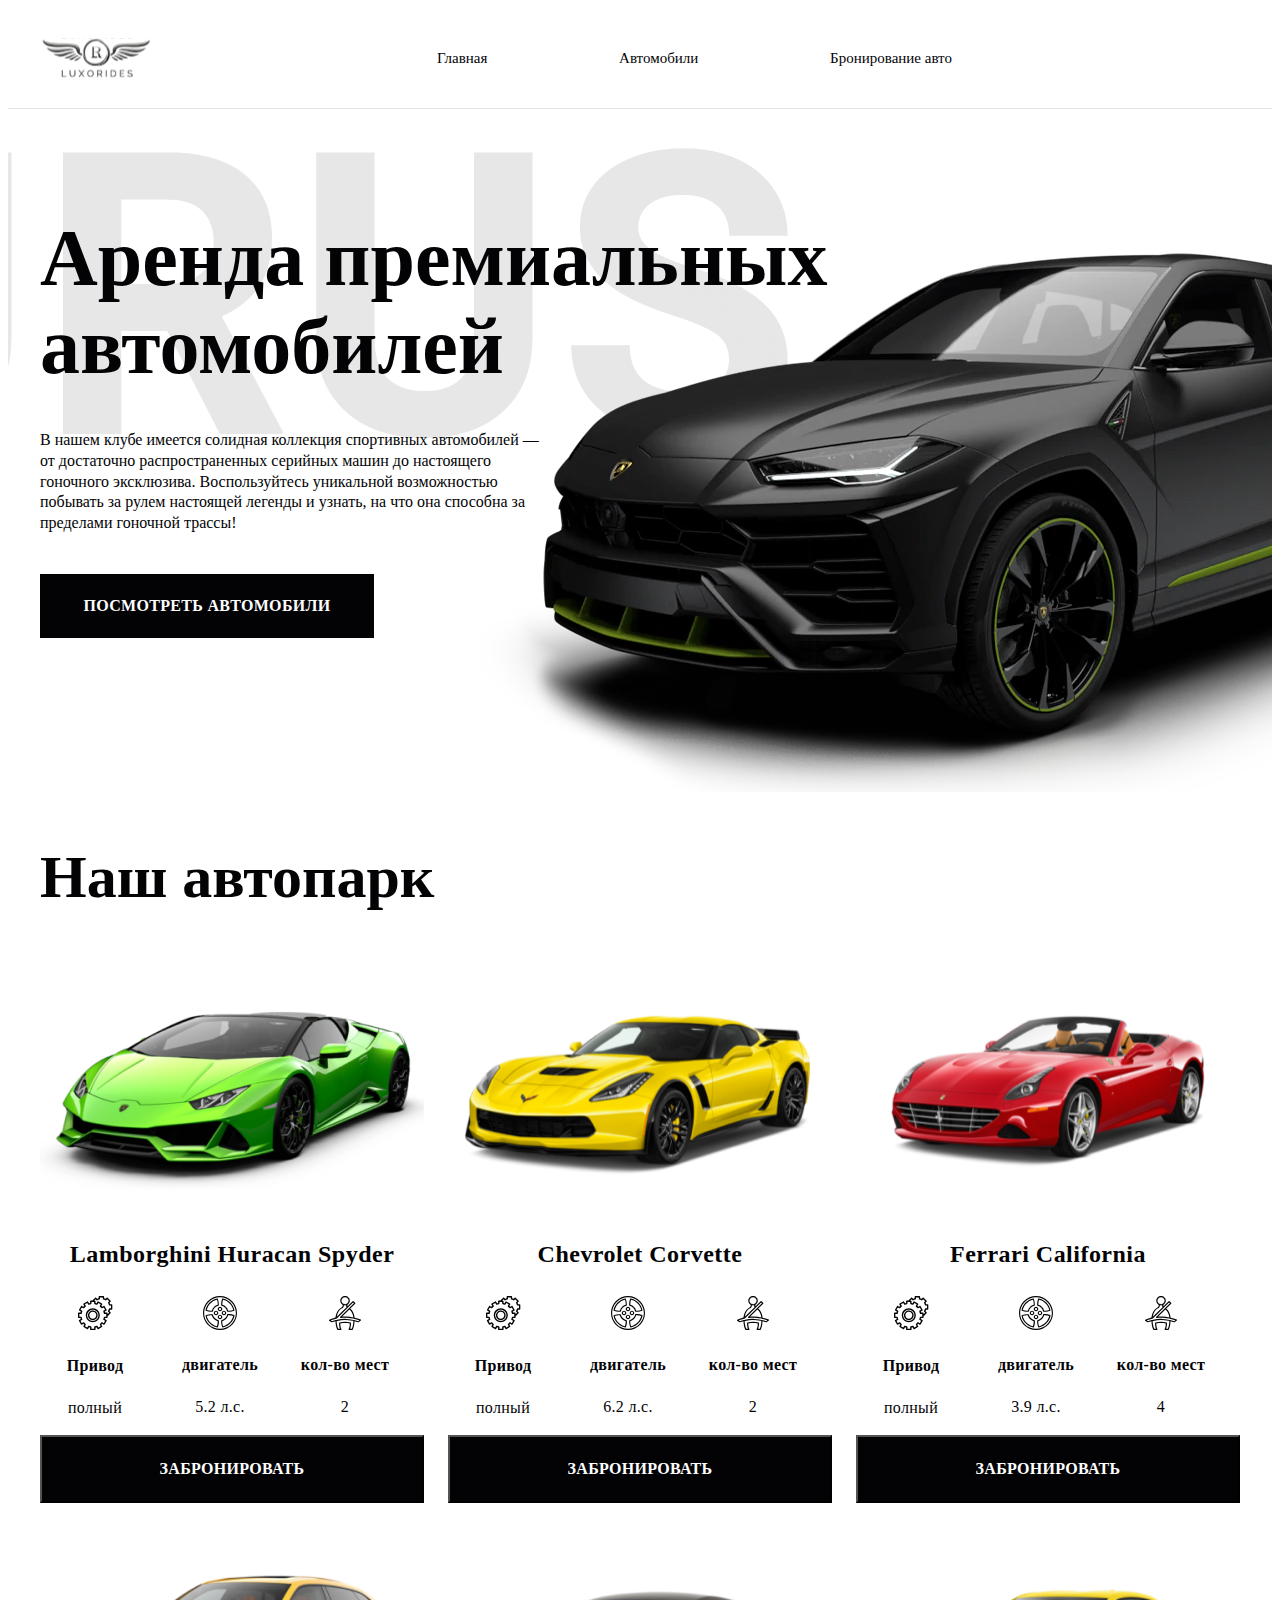
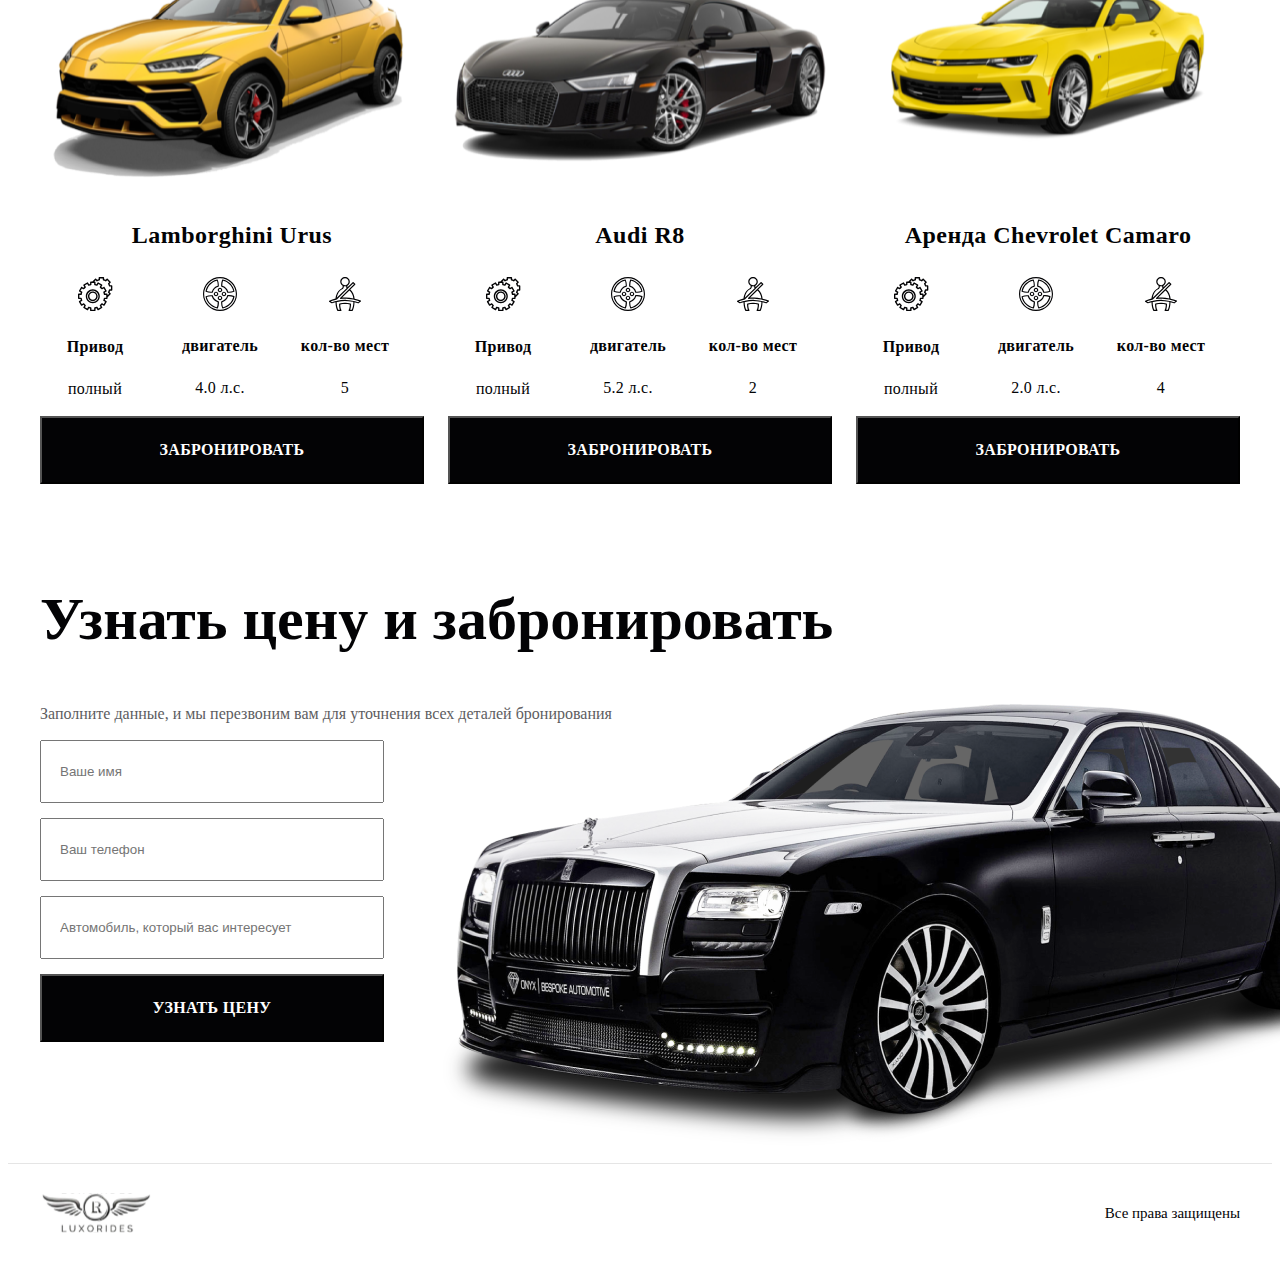
<file: index.html>
<!DOCTYPE html>
<html lang="en">

<head>
    <meta charset="UTF-8">
    <meta http-equiv="X-UA-Compatible" content="IE=edge">
    <meta name="viewport" content="width=device-width, initial-scale=1.0">
    <link rel="stylesheet" href="style.css">
    <title>Document</title>
</head>

<body>
    <header class="main-header">
        <div class="main-header__container">
            <img class="main-header__img-logo" src="img/logo.svg" alt="логотип.">
            <nav class="main-header__nav">
                <ul class="menu-list">
                    <li class="menu-item"><a href="#" class="menu-link">Главная</a></li>
                    <li class="menu-item"><a href="#" class="menu-link">Автомобили</a></li>
                    <li class="menu-item"><a href="#" class="menu-link">Бронирование авто</a></li>
                </ul>

            </nav>
        </div>

    </header>
    <main class="main-container">
        <section class="main-container__first-screen">
            <div class="first-screen__container">
                <h1 class="first-screen__title">
                    Аренда премиальных автомобилей
                </h1>
                <p class="first-screen__text">
                    В нашем клубе имеется солидная коллекция спортивных автомобилей — от достаточно распространенных
                    серийных машин до настоящего гоночного эксклюзива. Воспользуйтесь уникальной возможностью побывать
                    за
                    рулем настоящей легенды и узнать, на что она способна за пределами гоночной трассы!
                </p>
                <a class="first-screen__link" href="#">Посмотреть автомобили</a>
            </div>


        </section>
        <section class="main-container__product">
            <div class="products__container">
                <h2 class="products__title">
                    Наш автопарк
                </h2>
                <ul class="products__list">
                    <li class="products__item product">
                        <img class="product__img" src="img/lamborgini.png" alt="ламборгини" width="384 " height="246">
                        <h3 class="product__text">
                            Lamborghini Huracan Spyder
                        </h3>
                        <div class="product__description">
                            <ul class="description__list">
                                <li class="description__item">
                                    <img class="description__img" src="img/gear.svg" alt="">
                                    <h4 class="description__title">
                                        Привод
                                    </h4>
                                    <p class="description__text">
                                        полный
                                    </p>

                                </li>
                                <li class="description__item">
                                    <img class="description__img" src="img/wheel.svg" alt="">
                                    <h4 class="description__title">
                                        двигатель
                                    </h4>
                                    <p class="description__text">
                                        5.2 л.с.
                                    </p>

                                </li>
                                <li class="description__item">
                                    <img class="description__img" src="img/belt.svg" alt="">
                                    <h4 class="description__title">
                                        кол-во мест
                                    </h4>
                                    <p class="description__text">
                                        2
                                    </p>

                                </li>
                            </ul>
                        </div>
                        <button class="product__button" type="button">
                            ЗАбронировать
                        </button>
                    </li>
                    <li class="products__item product">
                        <img class="product__img" width="384 " height="246" src="img/2.png" alt="ламборгини">
                        <h3 class="product__text">

                            Chevrolet Corvette
                        </h3>
                        <div class="product__description">
                            <ul class="description__list">
                                <li class="description__item">
                                    <img class="description__img" src="img/gear.svg" alt="">
                                    <h4 class="description__title">
                                        Привод
                                    </h4>
                                    <p class="description__text">
                                        полный
                                    </p>

                                </li>
                                <li class="description__item">
                                    <img class="description__img" src="img/wheel.svg" alt="">
                                    <h4 class="description__title">
                                        двигатель
                                    </h4>
                                    <p class="description__text">
                                        6.2 л.с.
                                    </p>

                                </li>
                                <li class="description__item">
                                    <img class="description__img" src="img/belt.svg" alt="">
                                    <h4 class="description__title">
                                        кол-во мест
                                    </h4>
                                    <p class="description__text">
                                        2
                                    </p>

                                </li>
                            </ul>
                        </div>
                        <button class="product__button" type="button">
                            ЗАбронировать
                        </button>
                    </li>

                    <li class="products__item product">
                        <img class="product__img" width="384 " height="246" src="img/3.png" alt="">
                        <h3 class="product__text">
                            Ferrari California
                        </h3>
                        <div class="product__description">
                            <ul class="description__list">
                                <li class="description__item">
                                    <img class="description__img" src="img/gear.svg" alt="">
                                    <h4 class="description__title">
                                        Привод
                                    </h4>
                                    <p class="description__text">
                                        полный
                                    </p>

                                </li>
                                <li class="description__item">
                                    <img class="description__img" src="img/wheel.svg" alt="">
                                    <h4 class="description__title">
                                        двигатель
                                    </h4>
                                    <p class="description__text">
                                        3.9 л.с.
                                    </p>

                                </li>
                                <li class="description__item">
                                    <img class="description__img" src="img/belt.svg" alt="">
                                    <h4 class="description__title">
                                        кол-во мест
                                    </h4>
                                    <p class="description__text">
                                        4
                                    </p>

                                </li>
                            </ul>
                        </div>
                        <button class="product__button" type="button">
                            ЗАбронировать
                        </button>
                    </li>



                    <li class="products__item product">
                        <img class="product__img" width="384 " height="246" src="img/4.png" alt="ламборгини">
                        <h3 class="product__text">
                            Lamborghini Urus
                        </h3>
                        <div class="product__description">
                            <ul class="description__list">
                                <li class="description__item">
                                    <img class="description__img" src="img/gear.svg" alt="">
                                    <h4 class="description__title">
                                        Привод
                                    </h4>
                                    <p class="description__text">
                                        полный
                                    </p>

                                </li>
                                <li class="description__item">
                                    <img class="description__img" src="img/wheel.svg" alt="">
                                    <h4 class="description__title">
                                        двигатель
                                    </h4>
                                    <p class="description__text">
                                        4.0 л.с.
                                    </p>

                                </li>
                                <li class="description__item">
                                    <img class="description__img" src="img/belt.svg" alt="">
                                    <h4 class="description__title">
                                        кол-во мест
                                    </h4>
                                    <p class="description__text">
                                        5
                                    </p>

                                </li>
                            </ul>
                        </div>
                        <button class="product__button" type="button">
                            ЗАбронировать
                        </button>
                    </li>

                    <li class="products__item product">
                        <img class="product__img" width="384 " height="246" src="img/5.png" alt="ламборгини">
                        <h3 class="product__text">
                            Audi R8
                        </h3>
                        <div class="product__description">
                            <ul class="description__list">
                                <li class="description__item">
                                    <img class="description__img" src="img/gear.svg" alt="">
                                    <h4 class="description__title">
                                        Привод
                                    </h4>
                                    <p class="description__text">
                                        полный
                                    </p>

                                </li>
                                <li class="description__item">
                                    <img class="description__img" src="img/wheel.svg" alt="">
                                    <h4 class="description__title">
                                        двигатель
                                    </h4>
                                    <p class="description__text">
                                        5.2 л.с.
                                    </p>

                                </li>
                                <li class="description__item">
                                    <img class="description__img" src="img/belt.svg" alt="">
                                    <h4 class="description__title">
                                        кол-во мест
                                    </h4>
                                    <p class="description__text">
                                        2
                                    </p>

                                </li>
                            </ul>
                        </div>
                        <button class="product__button" type="button">
                            ЗАбронировать
                        </button>
                    </li>


                    <li class="products__item product">
                        <img class="product__img" width="384 " height="246" src="img/6.png" alt="ламборгини">
                        <h3 class="product__text">
                            Аренда Chevrolet Camaro
                        </h3>
                        <div class="product__description">
                            <ul class="description__list">
                                <li class="description__item">
                                    <img class="description__img" src="img/gear.svg" alt="">
                                    <h4 class="description__title">
                                        Привод
                                    </h4>
                                    <p class="description__text">
                                        полный
                                    </p>

                                </li>
                                <li class="description__item">
                                    <img class="description__img" src="img/wheel.svg" alt="">
                                    <h4 class="description__title">
                                        двигатель
                                    </h4>
                                    <p class="description__text">
                                        2.0 л.с.
                                    </p>

                                </li>
                                <li class="description__item">
                                    <img class="description__img" src="img/belt.svg" alt="">
                                    <h4 class="description__title">
                                        кол-во мест
                                    </h4>
                                    <p class="description__text">
                                        4
                                    </p>

                                </li>
                            </ul>
                        </div>
                        <button class="product__button" type="button">
                            ЗАбронировать
                        </button>
                    </li>

                    </li>
                </ul>

            </div>
        </section>
        <section class="booking">
            <div class="booking__container">
                <h2 class="booking__title">
                    Узнать цену и забронировать
                </h2>
                <p class="booking__text">
                    Заполните данные, и мы перезвоним вам для уточнения всех деталей бронирования
                </p>
                <form action=" " class="booking__form">
                    <input type="text" class="booking__form-input" placeholder="Ваше имя">

                    <input type="number" class="booking__form-input" placeholder="Ваш телефон">

                    <input type="text" class="booking__form-input" placeholder="Автомобиль, который вас интересует">
                    <button type="submit" class="booking__button">
                        Узнать цену
                    </button>
                </form>
            </div>


        </section>



    </main>

    <footer class="main-footer">
        <div class="main-footer__container"><img class="main-footer__image" src="img/logo.svg" alt="логотип">
            <p class="main-footer__text">
                Все права защищены
            </p>
        </div>

    </footer>
</body>

</html>
</file>
<file: style.css>
.main-header {
    padding: 25px 0px;
    border-bottom: 1px solid #E5E5E5;
}

.menu-list {
    list-style-type: none;
    display: flex;
    width: 515px;
    justify-content: space-between;

}

.menu-link {
    color: #030305;
    font-weight: 400;
    font-size: 15px;
    line-height: 18px;
    text-decoration: none;
}

.main-header__img-logo {
    margin-right: 244px;
}

.main-header__container {
    width: 1200px;
    margin: 0 auto;
    display: flex;
}

.main-container__first-screen {
    background: url('img/urus-bg.png') no-repeat center center;
    padding-top: 105px;
    padding-bottom: 154px;
}

.first-screen__container {
    width: 1200px;
    margin: 0 auto;
}

.first-screen__title {
    font-family: 'Roboto';
    font-style: normal;
    font-weight: 700;
    font-size: 80px;
    line-height: 110%;


    color: #030305;
    margin: 0;
    margin-bottom: 40px;
}

.first-screen__text {
    font-family: 'Roboto';
    font-style: normal;
    font-weight: 400;
    font-size: 16px;
    line-height: 130%;


    color: #030305;
    margin: 0;
    margin-bottom: 40px;
    width: 502px;
}

.first-screen__link {
    font-family: 'Roboto';
    font-style: normal;
    font-weight: 700;
    font-size: 16px;
    line-height: 150%;


    text-align: center;
    letter-spacing: 0.02em;
    text-transform: uppercase;

    color: #FFFFFF;
    background: #030305;
    padding: 20px 0;
    text-decoration: none;
    display: block;
    max-width: 334px;
}

.products__title {
    font-family: 'Roboto';
    font-style: normal;
    font-weight: 700;
    font-size: 60px;
    line-height: 70px;

    color: #030305;

}

.product__text {
    font-family: 'Roboto';
    font-style: normal;
    font-weight: 700;
    font-size: 24px;
    line-height: 150%;

    text-align: center;
    letter-spacing: 0.02em;

    color: #030305;

}

.description__title {
    font-family: 'Roboto';
    font-style: normal;
    font-weight: 700;
    font-size: 16px;
    line-height: 130%;

    text-align: center;
    letter-spacing: 0.02em;

    color: #030305;

}

.description__text {
    font-family: 'Roboto';
    font-style: normal;
    font-weight: 400;
    font-size: 16px;
    line-height: 130%;

    text-align: center;
    letter-spacing: 0.02em;

    color: #030305;

}

.products__list {
    list-style: none;
    display: grid;
    grid-template-columns: repeat(3, 384px);
    gap: 40px 24px;
    padding: 0;
    margin: 0;
}

.description__list {
    list-style: none;
    display: grid;
    grid-template-columns: repeat(3, 110px);
    gap: 15px;
    padding: 0;
    margin: 0;
    width: 100%;
}

.product {
    width: 384px;
    text-align: center;
}

.products__container {
    width: 1200px;
    margin: 0 auto;

}

.product__button {
    font-family: 'Roboto';
    font-style: normal;
    font-weight: 700;
    font-size: 16px;
    line-height: 150%;


    text-align: center;
    letter-spacing: 0.02em;
    text-transform: uppercase;

    color: #FFFFFF;
    background: #030305;
    padding: 20px 0;
    text-decoration: none;
    display: block;
    width: 100%;
}

.booking__form {
    display: flex;
    flex-direction: column;
    width: 344px;

}

.booking__form-input {
    margin-bottom: 15px;
    padding: 22px 18px;

}

.main-container__product {
    margin-bottom: 100px;

}

.booking__button {
    font-family: 'Roboto';
    font-style: normal;
    font-weight: 700;
    font-size: 16px;
    line-height: 150%;


    text-align: center;
    letter-spacing: 0.02em;
    text-transform: uppercase;

    color: #FFFFFF;
    background: #030305;
    padding: 20px 0;
    text-decoration: none;
    display: block;
    width: 100%;
}

.booking__title {
    font-family: 'Roboto';
    font-style: normal;
    font-weight: 700;
    font-size: 60px;
    line-height: 70px;

    color: #030305;

}

.booking__text {
    font-family: 'Roboto';
    font-style: normal;
    font-weight: 400;
    font-size: 16px;
    line-height: 130%;


    color: #5D5D5F;


}

.booking__container {
    width: 1200px;
    margin: 0 auto;
    padding-bottom: 121px;
    position: relative;

}

.main-footer {
    border-top: 1px solid #E5E5E5;
    padding: 25px 0px;

}



.booking__container::before {
    content: '';
    position: absolute;
    width: 969px;
    height: 506px;
    background: url('img/rolls.png') no-repeat;
    z-index: -3;
    bottom: 0;
    right: -150px;
}
.main-footer__text{
    font-family: 'Roboto';
font-style: normal;
font-weight: 400;
font-size: 15px;
line-height: 18px;

text-align: right;

color: #030305;

}
.main-footer__container{
    width: 1200px;
    margin: 0 auto;
    display: flex;   
    justify-content: space-between;
}
</file>
